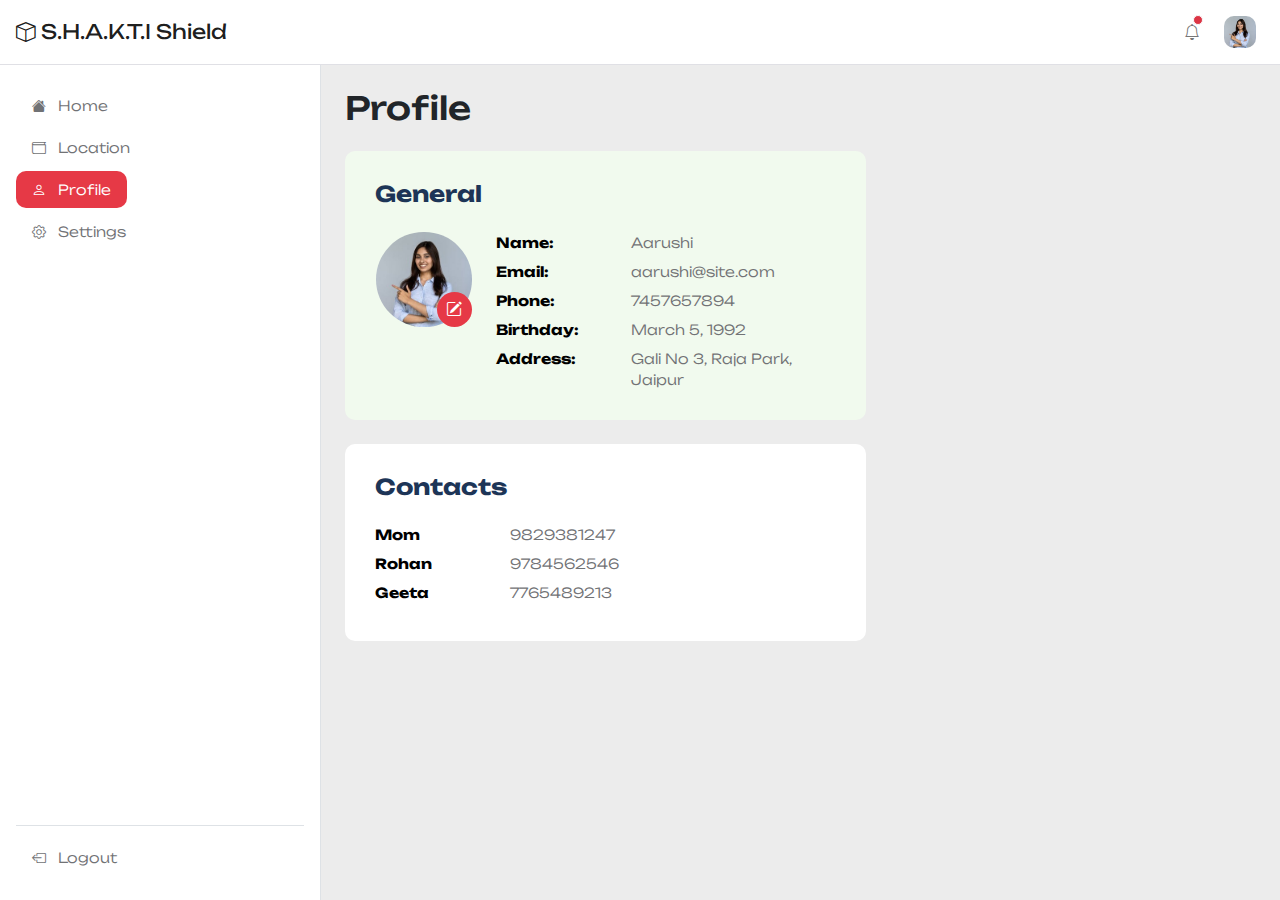
<file: profile.html>
<!doctype html>
<html lang="en">
    <head>
        <meta charset="utf-8">
        <meta name="viewport" content="width=device-width, initial-scale=1">

        <meta name="description" content="">
        <meta name="author" content="">

        <title>Mini Finance - Profile Page</title>

        <!-- CSS FILES -->      
        <link rel="preconnect" href="https://fonts.googleapis.com">
        
        <link rel="preconnect" href="https://fonts.gstatic.com" crossorigin>

        <link href="https://fonts.googleapis.com/css2?family=Unbounded:wght@300;400;700&display=swap" rel="stylesheet">

        <link href="css/bootstrap.min.css" rel="stylesheet">

        <link href="css/bootstrap-icons.css" rel="stylesheet">

        <link href="css/tooplate-mini-finance.css" rel="stylesheet">
<!--

Tooplate 2135 Mini Finance

https://www.tooplate.com/view/2135-mini-finance

Bootstrap 5 Dashboard Admin Template

-->
    </head>
    
    <body>
        <header class="navbar sticky-top flex-md-nowrap">
            <div class="col-md-3 col-lg-3 me-0 px-3 fs-6">
                <a class="navbar-brand" href="index.html">
                    <i class="bi-box"></i>
                    S.H.A.K.T.I Shield 
                </a>
            </div>

            <button class="navbar-toggler position-absolute d-md-none collapsed" type="button" data-bs-toggle="collapse" data-bs-target="#sidebarMenu" aria-controls="sidebarMenu" aria-expanded="false" aria-label="Toggle navigation">
                <span class="navbar-toggler-icon"></span>
            </button>
            
           
            <div class="navbar-nav me-lg-2">
                <div class="nav-item text-nowrap d-flex align-items-center">
                    <div class="dropdown ps-3">
                        <a class="nav-link dropdown-toggle text-center" href="#" role="button" data-bs-toggle="dropdown" aria-expanded="false">
                            <i class="bi-bell"></i>
                            <span class="position-absolute start-100 translate-middle p-1 bg-danger border border-light rounded-circle">
                                <span class="visually-hidden">New alerts</span>
                            </span>
                        </a>

                        <ul class="dropdown-menu notifications-block-wrap bg-white shadow">
                            <small>Notifications</small>

                            <li class="notifications-block">
                                <a class="dropdown-item d-flex align-items-center" href="#">
                                    <div class="notifications-icon-wrap bg-danger">
                                        <i class="notifications-icon bi-question-circle"></i>
                                    </div>

                                    <div>
                                        <span>Account verification failed.</span>

                                        <p>1 hour ago</p>
                                    </div>
                                </a>
                            </li>
                        </ul>
                    </div>

                    <!-- <div class="dropdown ps-1">
                        <a class="nav-link dropdown-toggle text-center" href="#" role="button" data-bs-toggle="dropdown" aria-expanded="false">
                            <i class="bi-three-dots-vertical"></i>
                        </a>

                        <div class="dropdown-menu dropdown-menu-social bg-white shadow">
                            <div class="container">
                                <div class="row">
                                    <div class="col-lg-4 col-md-4 col-4">
                                        <a class="dropdown-item text-center" href="#">
                                            <img src="images/social/search.png" class="profile-image img-fluid" alt="">
                                            <span class="d-block">Google</span>
                                        </a>
                                    </div>

                                    <div class="col-lg-4 col-md-4 col-4">
                                        <a class="dropdown-item text-center" href="#">
                                            <img src="images/social/spotify.png" class="profile-image img-fluid" alt="">
                                            <span class="d-block">Spotify</span>
                                        </a>
                                    </div>

                                    <div class="col-lg-4 col-md-4 col-4">
                                        <a class="dropdown-item text-center" href="#">
                                            <img src="images/social/telegram.png" class="profile-image img-fluid" alt="">
                                            <span class="d-block">Telegram</span>
                                        </a>
                                    </div>

                                    <div class="col-lg-4 col-md-4 col-4">
                                        <a class="dropdown-item text-center" href="#">
                                            <img src="images/social/snapchat.png" class="profile-image img-fluid" alt="">
                                            <span class="d-block">Snapchat</span>
                                        </a>
                                    </div>

                                    <div class="col-lg-4 col-md-4 col-4">
                                        <a class="dropdown-item text-center" href="#">
                                            <img src="images/social/tiktok.png" class="profile-image img-fluid" alt="">
                                            <span class="d-block">Tiktok</span>
                                        </a>
                                    </div>

                                    <div class="col-lg-4 col-md-4 col-4">
                                        <a class="dropdown-item text-center" href="#">
                                            <img src="images/social/youtube.png" class="profile-image img-fluid" alt="">
                                            <span class="d-block">Youtube</span>
                                        </a>
                                    </div>
                                </div>
                            </div>
                        </div>
                    </div> -->

                    <div class="dropdown px-3">
                        <a class="nav-link dropdown-toggle" href="#" role="button" data-bs-toggle="dropdown" aria-expanded="false">
                            <img src="girl.jpg" class="profile-image img-fluid" alt="">
                        </a>
                        <ul class="dropdown-menu bg-white shadow">
                            <li>
                                <div class="dropdown-menu-profile-thumb d-flex">
                                    <img src="girl.jpg" class="profile-image img-fluid me-3" alt="">

                                    <div class="d-flex flex-column">
                                        <small>Aarushi</small>
                                        <a href="#">aarushi@site.com</a>
                                    </div>
                                </div>
                            </li>

                            <li>
                                <a class="dropdown-item" href="profile.html">
                                    <i class="bi-person me-2"></i>
                                    Profile
                                </a>
                            </li>

                            <li>
                                <a class="dropdown-item" href="setting.html">
                                    <i class="bi-gear me-2"></i>
                                    Settings
                                </a>
                            </li>

                            <!-- <li>
                                <a class="dropdown-item" href="help-center.html">
                                    <i class="bi-question-circle me-2"></i>
                                    Help
                                </a>
                            </li> -->

                            <li class="border-top mt-3 pt-2 mx-4">
                                <a class="dropdown-item ms-0 me-0" href="#">
                                    <i class="bi-box-arrow-left me-2"></i>
                                    Logout
                                </a>
                            </li>
                        </ul>
                    </div>
                </div>
            </div>
        </header>

        <div class="container-fluid">
            <div class="row">
                <nav id="sidebarMenu" class="col-md-3 col-lg-3 d-md-block sidebar collapse">
                    <div class="position-sticky py-4 px-3 sidebar-sticky">
                        <ul class="nav flex-column h-100">
                            <li class="nav-item">
                                <a class="nav-link" aria-current="page" href="index.html">
                                    <i class="bi-house-fill me-2"></i>
                                    Home
                                </a>
                            </li>

                            <li class="nav-item">
                                <a class="nav-link" href="wallet.html">
                                    <i class="bi-wallet me-2"></i>
                                    Location
                                </a>
                            </li>

                            <li class="nav-item">
                                <a class="nav-link active" href="profile.html">
                                    <i class="bi-person me-2"></i>
                                    Profile
                                </a>
                            </li>

                            <li class="nav-item">
                                <a class="nav-link" href="setting.html">
                                    <i class="bi-gear me-2"></i>
                                    Settings
                                </a>
                            </li>
                            <!-- <li class="nav-item">
                                <a class="nav-link" href="help-center.html">
                                    <i class="bi-question-circle me-2"></i>
                                    Help Center
                                </a>
                            </li> -->

                            <!-- <li class="nav-item featured-box mt-lg-5 mt-4 mb-4">
                                <img src="images/credit-card.png" class="img-fluid" alt="">

                                <a class="btn custom-btn" href="#">Upgrade</a>
                            </li> -->

                            <li class="nav-item border-top mt-auto pt-2">
                                <a class="nav-link" href="#">
                                    <i class="bi-box-arrow-left me-2"></i>
                                    Logout
                                </a>
                            </li>
                        </ul>
                    </div>
                </nav>

                <main class="main-wrapper col-md-9 ms-sm-auto py-4 col-lg-9 px-md-4 border-start">
                    <div class="title-group mb-3">
                        <h1 class="h2 mb-0">Profile</h1>
                    </div>

                    <div class="row my-4">
                        <div class="col-lg-7 col-12">
                            <div class="custom-block custom-block-profile">
                                <div class="row">
                                    <div class="col-lg-12 col-12 mb-3">
                                        <h6>General</h6>
                                    </div>

                                    <div class="col-lg-3 col-12 mb-4 mb-lg-0">
                                        <div class="custom-block-profile-image-wrap">
                                            <img src="girl.jpg" class="custom-block-profile-image img-fluid" alt="">

                                            <a href="setting.html" class="bi-pencil-square custom-block-edit-icon"></a>
                                        </div>
                                    </div>

                                    <div class="col-lg-9 col-12">
                                        <p class="d-flex flex-wrap mb-2">
                                            <strong>Name:</strong>

                                            <span>Aarushi</span>
                                        </p>

                                        <p class="d-flex flex-wrap mb-2">
                                            <strong>Email:</strong>
                                            
                                            <a href="#">
                                                aarushi@site.com
                                            </a>
                                        </p>

                                        <p class="d-flex flex-wrap mb-2">
                                            <strong>Phone:</strong>

                                            <a href="#">
                                                7457657894
                                            </a>
                                        </p>

                                        <p class="d-flex flex-wrap mb-2">
                                            <strong>Birthday:</strong>

                                            <span>March 5, 1992</span>
                                        </p>

                                        <p class="d-flex flex-wrap">
                                            <strong>Address:</strong>

                                            <span>Gali No 3, Raja Park, Jaipur</span>
                                        </p>
                                    </div>
                                </div>
                            </div>

                            <div class="custom-block custom-block-profile bg-white">
                                <h6 class="mb-4">Contacts</h6>

                                <p class="d-flex flex-wrap mb-2">
                                    <strong>Mom</strong>

                                    <span>9829381247</span>
                                </p>

                                <p class="d-flex flex-wrap mb-2">
                                    <strong>Rohan</strong>

                                    <span>9784562546</span>
                                </p>

                                <p class="d-flex flex-wrap mb-2">
                                    <strong>Geeta</strong>

                                    <span>7765489213</span>
                                </p>

                            </div>
                        </div>

                        <!-- <div class="col-lg-5 col-12">
                            <div class="custom-block custom-block-contact">
                                <h6 class="mb-4">Still can’t find what you looking for?</h6>

                                <p>
                                    <strong>Call us:</strong>
                                    <a href="tel: 305-240-9671" class="ms-2">
                                        (60) 
                                        305-240-9671
                                    </a>
                                </p>

                                <a href="#" class="btn custom-btn custom-btn-bg-white mt-3">
                                    Chat with us
                                </a>
                            </div>
                        </div>
                    </div> -->

                    <!-- <footer class="site-footer">
                        <div class="container">
                            <div class="row">
                                
                                <div class="col-lg-12 col-12">
                                    <p class="copyright-text">Copyright © Mini Finance 2048 
                                    - Design: <a rel="sponsored" href="https://www.tooplate.com" target="_blank">Tooplate</a></p>
                                </div>

                            </div>
                        </div>
                    </footer> -->
                </main>

            </div>
        </div>

        <!-- JAVASCRIPT FILES -->
        <script src="js/jquery.min.js"></script>
        <script src="js/bootstrap.bundle.min.js"></script>
        <script src="js/custom.js"></script>

    </body>
</html>
</file>
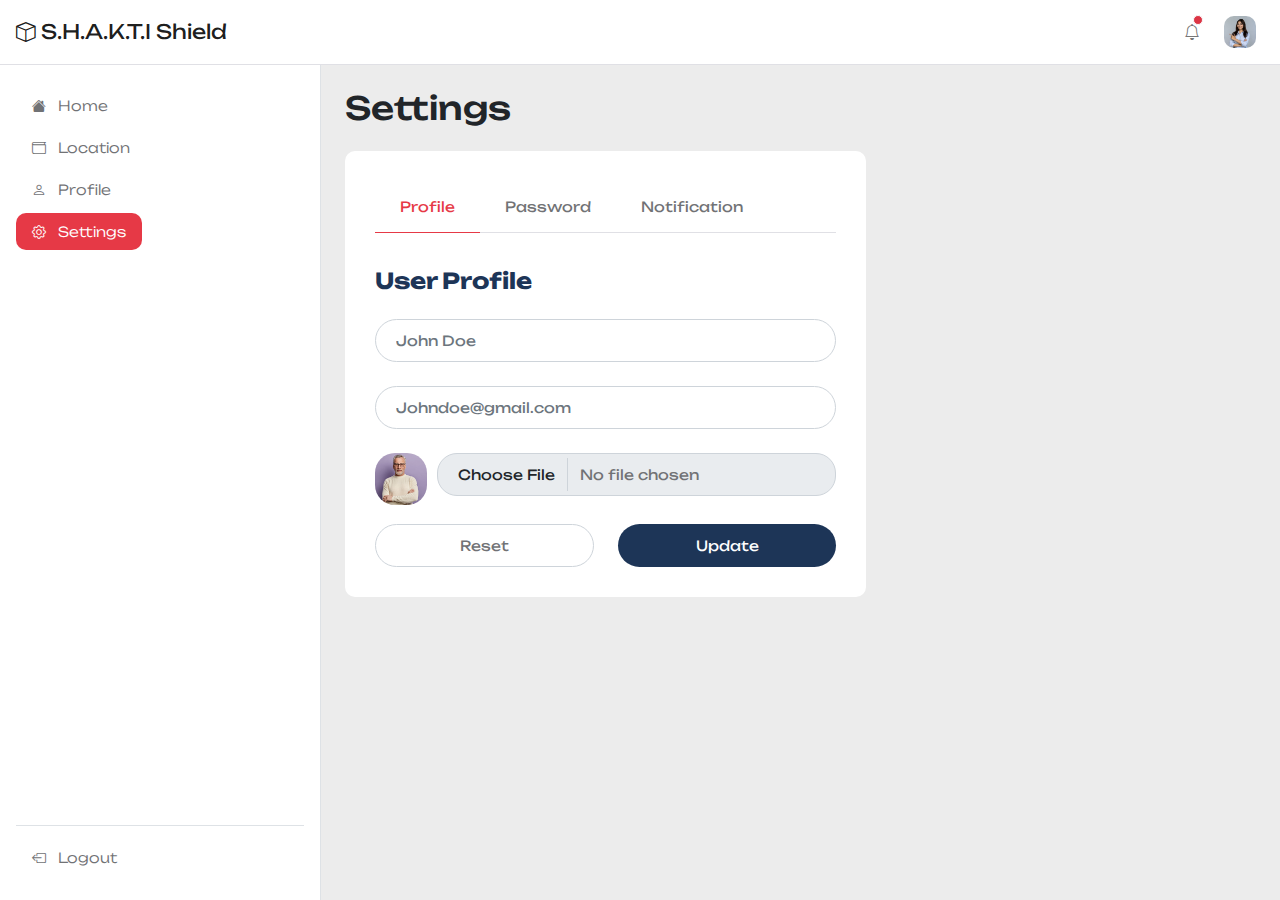
<file: setting.html>
<!doctype html>
<html lang="en">
    <head>
        <meta charset="utf-8">
        <meta name="viewport" content="width=device-width, initial-scale=1">

        <meta name="description" content="">
        <meta name="author" content="">

        <title>Mini Finance - Settings</title>

        <!-- CSS FILES -->      
        <link rel="preconnect" href="https://fonts.googleapis.com">
        
        <link rel="preconnect" href="https://fonts.gstatic.com" crossorigin>

        <link href="https://fonts.googleapis.com/css2?family=Unbounded:wght@300;400;700&display=swap" rel="stylesheet">

        <link href="css/bootstrap.min.css" rel="stylesheet">

        <link href="css/bootstrap-icons.css" rel="stylesheet">

        <link href="css/tooplate-mini-finance.css" rel="stylesheet">
<!--

Tooplate 2135 Mini Finance

https://www.tooplate.com/view/2135-mini-finance

Bootstrap 5 Dashboard Admin Template

-->
    </head>
    
    <body>
        <header class="navbar sticky-top flex-md-nowrap">
            <div class="col-md-3 col-lg-3 me-0 px-3 fs-6">
                <a class="navbar-brand" href="index.html">
                    <i class="bi-box"></i>
                    S.H.A.K.T.I Shield 
                </a>
            </div>

            <button class="navbar-toggler position-absolute d-md-none collapsed" type="button" data-bs-toggle="collapse" data-bs-target="#sidebarMenu" aria-controls="sidebarMenu" aria-expanded="false" aria-label="Toggle navigation">
                <span class="navbar-toggler-icon"></span>
            </button>

         

            <div class="navbar-nav me-lg-2">
                <div class="nav-item text-nowrap d-flex align-items-center">
                    <div class="dropdown ps-3">
                        <a class="nav-link dropdown-toggle text-center" href="#" role="button" data-bs-toggle="dropdown" aria-expanded="false">
                            <i class="bi-bell"></i>
                            <span class="position-absolute start-100 translate-middle p-1 bg-danger border border-light rounded-circle">
                                <span class="visually-hidden">New alerts</span>
                            </span>
                        </a>

                        <ul class="dropdown-menu notifications-block-wrap bg-white shadow">
                            <small>Notifications</small>

                           

                            <li class="notifications-block">
                                <a class="dropdown-item d-flex align-items-center" href="#">
                                    <div class="notifications-icon-wrap bg-danger">
                                        <i class="notifications-icon bi-question-circle"></i>
                                    </div>

                                    <div>
                                        <span>Account verification failed.</span>

                                        <p>1 hour ago</p>
                                    </div>
                                </a>
                            </li>
                        </ul>
                    </div>

                    <!-- <div class="dropdown ps-1">
                        <a class="nav-link dropdown-toggle text-center" href="#" role="button" data-bs-toggle="dropdown" aria-expanded="false">
                            <i class="bi-three-dots-vertical"></i>
                        </a>

                        <div class="dropdown-menu dropdown-menu-social bg-white shadow">
                            <div class="container">
                                <div class="row">
                                    <div class="col-lg-4 col-md-4 col-4">
                                        <a class="dropdown-item text-center" href="#">
                                            <img src="images/social/search.png" class="profile-image img-fluid" alt="">
                                            <span class="d-block">Google</span>
                                        </a>
                                    </div>

                                    <div class="col-lg-4 col-md-4 col-4">
                                        <a class="dropdown-item text-center" href="#">
                                            <img src="images/social/spotify.png" class="profile-image img-fluid" alt="">
                                            <span class="d-block">Spotify</span>
                                        </a>
                                    </div>

                                    <div class="col-lg-4 col-md-4 col-4">
                                        <a class="dropdown-item text-center" href="#">
                                            <img src="images/social/telegram.png" class="profile-image img-fluid" alt="">
                                            <span class="d-block">Telegram</span>
                                        </a>
                                    </div>

                                    <div class="col-lg-4 col-md-4 col-4">
                                        <a class="dropdown-item text-center" href="#">
                                            <img src="images/social/snapchat.png" class="profile-image img-fluid" alt="">
                                            <span class="d-block">Snapchat</span>
                                        </a>
                                    </div>

                                    <div class="col-lg-4 col-md-4 col-4">
                                        <a class="dropdown-item text-center" href="#">
                                            <img src="images/social/tiktok.png" class="profile-image img-fluid" alt="">
                                            <span class="d-block">Tiktok</span>
                                        </a>
                                    </div>

                                    <div class="col-lg-4 col-md-4 col-4">
                                        <a class="dropdown-item text-center" href="#">
                                            <img src="images/social/youtube.png" class="profile-image img-fluid" alt="">
                                            <span class="d-block">Youtube</span>
                                        </a>
                                    </div>
                                </div>
                            </div>
                        </div>
                    </div> -->

                    <div class="dropdown px-3">
                        <a class="nav-link dropdown-toggle" href="#" role="button" data-bs-toggle="dropdown" aria-expanded="false">
                            <img src="girl.jpg" class="profile-image img-fluid" alt="">
                        </a>
                        <ul class="dropdown-menu bg-white shadow">
                            <li>
                                <div class="dropdown-menu-profile-thumb d-flex">
                                    <img src="girl.jpg" class="profile-image img-fluid me-3" alt="">

                                    <div class="d-flex flex-column">
                                        <small>Aarushi</small>
                                        <a href="#">aarushi@site.com</a>
                                    </div>
                                </div>
                            </li>

                            <li>
                                <a class="dropdown-item" href="profile.html">
                                    <i class="bi-person me-2"></i>
                                    Profile
                                </a>
                            </li>

                            <li>
                                <a class="dropdown-item" href="setting.html">
                                    <i class="bi-gear me-2"></i>
                                    Settings
                                </a>
                            </li>

                            <li>
                                <a class="dropdown-item" href="help-center.html">
                                    <i class="bi-question-circle me-2"></i>
                                    Help
                                </a>
                            </li>

                            <li class="border-top mt-3 pt-2 mx-4">
                                <a class="dropdown-item ms-0 me-0" href="#">
                                    <i class="bi-box-arrow-left me-2"></i>
                                    Logout
                                </a>
                            </li>
                        </ul>
                    </div>
                </div>
            </div>
        </header>

        <div class="container-fluid">
            <div class="row">
                <nav id="sidebarMenu" class="col-md-3 col-lg-3 d-md-block sidebar collapse">
                    <div class="position-sticky py-4 px-3 sidebar-sticky">
                        <ul class="nav flex-column h-100">
                            <li class="nav-item">
                                <a class="nav-link" aria-current="page" href="index.html">
                                    <i class="bi-house-fill me-2"></i>
                                    Home 
                                </a>
                            </li>

                            <li class="nav-item">
                                <a class="nav-link" href="wallet.html">
                                    <i class="bi-wallet me-2"></i>
                                    Location
                                </a>
                            </li>

                            <li class="nav-item">
                                <a class="nav-link" href="profile.html">
                                    <i class="bi-person me-2"></i>
                                    Profile
                                </a>
                            </li>

                            <li class="nav-item">
                                <a class="nav-link active" href="setting.html">
                                    <i class="bi-gear me-2"></i>
                                    Settings
                                </a>
                            </li>

                            <!-- <li class="nav-item">
                                <a class="nav-link" href="help-center.html">
                                    <i class="bi-question-circle me-2"></i>
                                    Help Center
                                </a>
                            </li> -->

                            <!-- <li class="nav-item featured-box mt-lg-5 mt-4 mb-4">
                                <img src="images/credit-card.png" class="img-fluid" alt="">

                                <a class="btn custom-btn" href="#">Upgrade</a>
                            </li> -->

                            <li class="nav-item border-top mt-auto pt-2">
                                <a class="nav-link" href="#">
                                    <i class="bi-box-arrow-left me-2"></i>
                                    Logout
                                </a>
                            </li>
                        </ul>
                    </div>
                </nav>

                <main class="main-wrapper col-md-9 ms-sm-auto py-4 col-lg-9 px-md-4 border-start">
                    <div class="title-group mb-3">
                        <h1 class="h2 mb-0">Settings</h1>
                    </div>

                    <div class="row my-4">
                        <div class="col-lg-7 col-12">
                            <div class="custom-block bg-white">
                                <ul class="nav nav-tabs" id="myTab" role="tablist">
                                    <li class="nav-item" role="presentation">
                                        <button class="nav-link active" id="profile-tab" data-bs-toggle="tab" data-bs-target="#profile-tab-pane" type="button" role="tab" aria-controls="profile-tab-pane" aria-selected="true">Profile</button>
                                    </li>

                                    <li class="nav-item" role="presentation">
                                        <button class="nav-link" id="password-tab" data-bs-toggle="tab" data-bs-target="#password-tab-pane" type="button" role="tab" aria-controls="password-tab-pane" aria-selected="false">Password</button>
                                    </li>

                                    <li class="nav-item" role="presentation">
                                        <button class="nav-link" id="notification-tab" data-bs-toggle="tab" data-bs-target="#notification-tab-pane" type="button" role="tab" aria-controls="notification-tab-pane" aria-selected="false">Notification</button>
                                    </li>
                                </ul>

                                <div class="tab-content" id="myTabContent">
                                    <div class="tab-pane fade show active" id="profile-tab-pane" role="tabpanel" aria-labelledby="profile-tab" tabindex="0">
                                        <h6 class="mb-4">User Profile</h6>

                                        <form class="custom-form profile-form" action="#" method="post" role="form">
                                            <input class="form-control" type="text" name="profile-name" id="profile-name" placeholder="John Doe">

                                            <input class="form-control" type="email" name="profile-email" id="profile-email" placeholder="Johndoe@gmail.com">

                                            <div class="input-group mb-1">
                                                <img src="images/profile/senior-man-white-sweater-eyeglasses.jpg" class="profile-image img-fluid" alt="">

                                                <input type="file" class="form-control" id="inputGroupFile02">
                                            </div>

                                            <div class="d-flex">
                                                <button type="button" class="form-control me-3">
                                                    Reset
                                                </button>

                                                <button type="submit" class="form-control ms-2">
                                                    Update
                                                </button>
                                            </div>
                                        </form>
                                    </div>

                                    <div class="tab-pane fade" id="password-tab-pane" role="tabpanel" aria-labelledby="password-tab" tabindex="0">
                                        <h6 class="mb-4">Password</h6>

                                        <form class="custom-form password-form" action="#" method="post" role="form">
                                            <input type="password" name="password" id="password" pattern="[0-9a-zA-Z]{4,10}" class="form-control" placeholder="Current Password" required="">

                                            <input type="password" name="confirm_password" id="confirm_password" pattern="[0-9a-zA-Z]{4,10}" class="form-control" placeholder="New Password" required="">

                                            <input type="password" name="confirm_password" id="confirm_password" pattern="[0-9a-zA-Z]{4,10}" class="form-control" placeholder="Confirm Password" required="">

                                            <div class="d-flex">
                                                <button type="button" class="form-control me-3">
                                                    Reset
                                                </button>

                                                <button type="submit" class="form-control ms-2">
                                                    Update Password
                                                </button>
                                            </div>
                                        </form>
                                    </div>

                                    <div class="tab-pane fade" id="notification-tab-pane" role="tabpanel" aria-labelledby="notification-tab" tabindex="0">
                                        <h6 class="mb-4">Notification</h6>

                                        <form class="custom-form notification-form" action="#" method="post" role="form">

                                            <div class="form-check form-switch d-flex mb-3 ps-0">
                                                <label class="form-check-label" for="flexSwitchCheckCheckedOne">Account activity</label>

                                                <input class="form-check-input ms-auto" type="checkbox" name="form-check-input" role="switch" id="flexSwitchCheckCheckedOne" checked>
                                            </div>

                                            <div class="form-check form-switch d-flex mb-3 ps-0">
                                                <label class="form-check-label" for="flexSwitchCheckCheckedTwo">Location update</label>

                                                <input class="form-check-input ms-auto" type="checkbox" name="form-check-input" role="switch" id="flexSwitchCheckCheckedTwo" checked>
                                            </div>

                                            <div class="d-flex mt-4">
                                                <button type="button" class="form-control me-3">
                                                    Reset
                                                </button>

                                                <button type="submit" class="form-control ms-2">
                                                    Update Password
                                                </button>
                                            </div>
                                        </form>
                                    </div>
                                </div>
                            </div>
                        </div>

                        <!-- <div class="col-lg-5 col-12">
                            <div class="custom-block custom-block-contact">
                                <h6 class="mb-4">Still can’t find what you looking for?</h6>

                                <p>
                                    <strong>Call us:</strong>
                                    <a href="tel: 305-240-9671" class="ms-2">
                                        (60) 
                                        305-240-9671
                                    </a>
                                </p>

                                <a href="#" class="btn custom-btn custom-btn-bg-white mt-3">
                                    Chat with us
                                </a>
                            </div>
                        </div>
                    </div>

                    <footer class="site-footer">
                        <div class="container">
                            <div class="row">
                                
                                <div class="col-lg-12 col-12">
                                    <p class="copyright-text">Copyright © Mini Finance 2048 
                                    - Design: <a rel="sponsored" href="https://www.tooplate.com" target="_blank">Tooplate</a></p>
                                </div>

                            </div>
                        </div>
                    </footer> -->
                </main>

            </div>
        </div>

        <!-- JAVASCRIPT FILES -->
        <script src="js/jquery.min.js"></script>
        <script src="js/bootstrap.bundle.min.js"></script>
        <script src="js/custom.js"></script>

    </body>
</html>
</file>
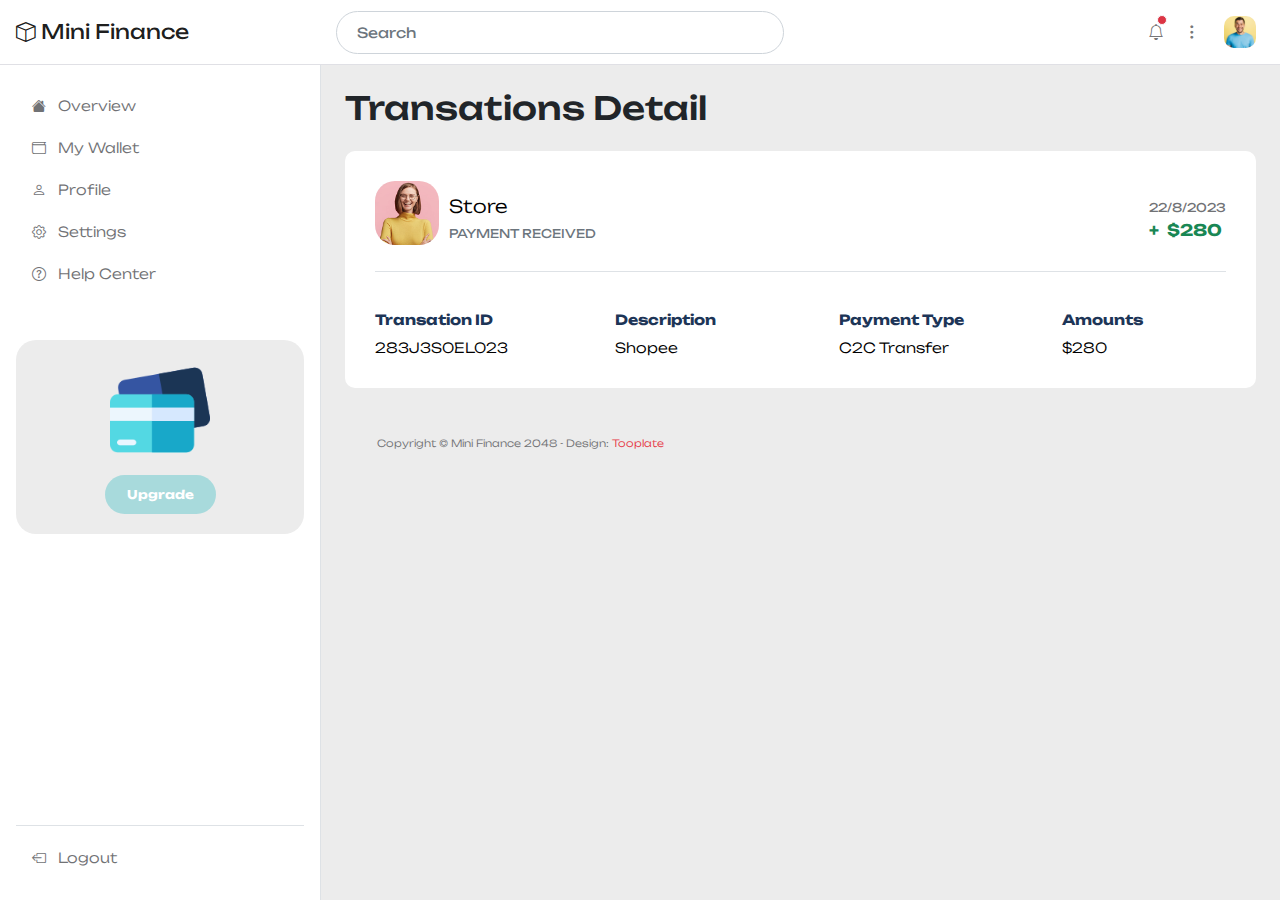
<file: transation-detail.html>
<!doctype html>
<html lang="en">
    <head>
        <meta charset="utf-8">
        <meta name="viewport" content="width=device-width, initial-scale=1">

        <meta name="description" content="">
        <meta name="author" content="">

        <title>Mini Finance - Transaction Detail</title>

        <!-- CSS FILES -->      
        <link rel="preconnect" href="https://fonts.googleapis.com">
        
        <link rel="preconnect" href="https://fonts.gstatic.com" crossorigin>

        <link href="https://fonts.googleapis.com/css2?family=Unbounded:wght@300;400;700&display=swap" rel="stylesheet">

        <link href="css/bootstrap.min.css" rel="stylesheet">

        <link href="css/bootstrap-icons.css" rel="stylesheet">

        <link href="css/apexcharts.css" rel="stylesheet">

        <link href="css/tooplate-mini-finance.css" rel="stylesheet">
<!--

Tooplate 2135 Mini Finance

https://www.tooplate.com/view/2135-mini-finance

Bootstrap 5 Dashboard Admin Template

-->
    </head>
    
    <body>
        <header class="navbar sticky-top flex-md-nowrap">
            <div class="col-md-3 col-lg-3 me-0 px-3 fs-6">
                <a class="navbar-brand" href="index.html">
                    <i class="bi-box"></i>
                    Mini Finance
                </a>
            </div>

            <button class="navbar-toggler position-absolute d-md-none collapsed" type="button" data-bs-toggle="collapse" data-bs-target="#sidebarMenu" aria-controls="sidebarMenu" aria-expanded="false" aria-label="Toggle navigation">
                <span class="navbar-toggler-icon"></span>
            </button>

            <form class="custom-form header-form ms-lg-3 ms-md-3 me-lg-auto me-md-auto order-2 order-lg-0 order-md-0" action="#" method="get" role="form">
                <input class="form-control" name="search" type="text" placeholder="Search" aria-label="Search">
            </form>

            <div class="navbar-nav me-lg-2">
                <div class="nav-item text-nowrap d-flex align-items-center">
                    <div class="dropdown ps-3">
                        <a class="nav-link dropdown-toggle text-center" href="#" role="button" data-bs-toggle="dropdown" aria-expanded="false">
                            <i class="bi-bell"></i>
                            <span class="position-absolute start-100 translate-middle p-1 bg-danger border border-light rounded-circle">
                                <span class="visually-hidden">New alerts</span>
                            </span>
                        </a>

                        <ul class="dropdown-menu notifications-block-wrap bg-white shadow">
                            <small>Notifications</small>

                            <li class="notifications-block border-bottom pb-2 mb-2">
                                <a class="dropdown-item d-flex align-items-center" href="#">
                                    <div class="notifications-icon-wrap bg-success">
                                        <i class="notifications-icon bi-check-circle-fill"></i>
                                    </div>

                                    <div>
                                        <span>Your account has been created successfuly.</span>

                                        <p>2 days ago</p>
                                    </div>
                                </a>
                            </li>

                            <li class="notifications-block border-bottom pb-2 mb-2">
                                <a class="dropdown-item d-flex align-items-center" href="#">
                                    <div class="notifications-icon-wrap bg-info">
                                        <i class="notifications-icon bi-folder"></i>
                                    </div>

                                    <div>
                                        <span>Please check. We have sent Daily report.</span>

                                        <p>10 days ago</p>
                                    </div>
                                </a>
                            </li>

                            <li class="notifications-block">
                                <a class="dropdown-item d-flex align-items-center" href="#">
                                    <div class="notifications-icon-wrap bg-danger">
                                        <i class="notifications-icon bi-question-circle"></i>
                                    </div>

                                    <div>
                                        <span>Account verification failed.</span>

                                        <p>1 hour ago</p>
                                    </div>
                                </a>
                            </li>
                        </ul>
                    </div>

                    <div class="dropdown ps-1">
                        <a class="nav-link dropdown-toggle text-center" href="#" role="button" data-bs-toggle="dropdown" aria-expanded="false">
                            <i class="bi-three-dots-vertical"></i>
                        </a>

                        <div class="dropdown-menu dropdown-menu-social bg-white shadow">
                            <div class="container">
                                <div class="row">
                                    <div class="col-lg-4 col-md-4 col-4">
                                        <a class="dropdown-item text-center" href="#">
                                            <img src="images/social/search.png" class="profile-image img-fluid" alt="">
                                            <span class="d-block">Google</span>
                                        </a>
                                    </div>

                                    <div class="col-lg-4 col-md-4 col-4">
                                        <a class="dropdown-item text-center" href="#">
                                            <img src="images/social/spotify.png" class="profile-image img-fluid" alt="">
                                            <span class="d-block">Spotify</span>
                                        </a>
                                    </div>

                                    <div class="col-lg-4 col-md-4 col-4">
                                        <a class="dropdown-item text-center" href="#">
                                            <img src="images/social/telegram.png" class="profile-image img-fluid" alt="">
                                            <span class="d-block">Telegram</span>
                                        </a>
                                    </div>

                                    <div class="col-lg-4 col-md-4 col-4">
                                        <a class="dropdown-item text-center" href="#">
                                            <img src="images/social/snapchat.png" class="profile-image img-fluid" alt="">
                                            <span class="d-block">Snapchat</span>
                                        </a>
                                    </div>

                                    <div class="col-lg-4 col-md-4 col-4">
                                        <a class="dropdown-item text-center" href="#">
                                            <img src="images/social/tiktok.png" class="profile-image img-fluid" alt="">
                                            <span class="d-block">Tiktok</span>
                                        </a>
                                    </div>

                                    <div class="col-lg-4 col-md-4 col-4">
                                        <a class="dropdown-item text-center" href="#">
                                            <img src="images/social/youtube.png" class="profile-image img-fluid" alt="">
                                            <span class="d-block">Youtube</span>
                                        </a>
                                    </div>
                                </div>
                            </div>
                        </div>
                    </div>

                    <div class="dropdown px-3">
                        <a class="nav-link dropdown-toggle" href="#" role="button" data-bs-toggle="dropdown" aria-expanded="false">
                            <img src="images/medium-shot-happy-man-smiling.jpg" class="profile-image img-fluid" alt="">
                        </a>
                        <ul class="dropdown-menu bg-white shadow">
                            <li>
                                <div class="dropdown-menu-profile-thumb d-flex">
                                    <img src="images/medium-shot-happy-man-smiling.jpg" class="profile-image img-fluid me-3" alt="">

                                    <div class="d-flex flex-column">
                                        <small>Thomas</small>
                                        <a href="#">thomas@site.com</a>
                                    </div>
                                </div>
                            </li>

                            <li>
                                <a class="dropdown-item" href="profile.html">
                                    <i class="bi-person me-2"></i>
                                    Profile
                                </a>
                            </li>

                            <li>
                                <a class="dropdown-item" href="setting.html">
                                    <i class="bi-gear me-2"></i>
                                    Settings
                                </a>
                            </li>

                            <li>
                                <a class="dropdown-item" href="help-center.html">
                                    <i class="bi-question-circle me-2"></i>
                                    Help
                                </a>
                            </li>

                            <li class="border-top mt-3 pt-2 mx-4">
                                <a class="dropdown-item ms-0 me-0" href="#">
                                    <i class="bi-box-arrow-left me-2"></i>
                                    Logout
                                </a>
                            </li>
                        </ul>
                    </div>
                </div>
            </div>
        </header>

        <div class="container-fluid">
            <div class="row">
                <nav id="sidebarMenu" class="col-md-3 col-lg-3 d-md-block sidebar collapse">
                    <div class="position-sticky py-4 px-3 sidebar-sticky">
                        <ul class="nav flex-column h-100">
                            <li class="nav-item">
                                <a class="nav-link" aria-current="page" href="index.html">
                                    <i class="bi-house-fill me-2"></i>
                                    Overview
                                </a>
                            </li>

                            <li class="nav-item">
                                <a class="nav-link" href="wallet.html">
                                    <i class="bi-wallet me-2"></i>
                                    My Wallet
                                </a>
                            </li>

                            <li class="nav-item">
                                <a class="nav-link" href="profile.html">
                                    <i class="bi-person me-2"></i>
                                    Profile
                                </a>
                            </li>

                            <li class="nav-item">
                                <a class="nav-link" href="setting.html">
                                    <i class="bi-gear me-2"></i>
                                    Settings
                                </a>
                            </li>

                            <li class="nav-item">
                                <a class="nav-link" href="help-center.html">
                                    <i class="bi-question-circle me-2"></i>
                                    Help Center
                                </a>
                            </li>

                            <li class="nav-item featured-box mt-lg-5 mt-4 mb-4">
                                <img src="images/credit-card.png" class="img-fluid" alt="">

                                <a class="btn custom-btn" href="#">Upgrade</a>
                            </li>

                            <li class="nav-item border-top mt-auto pt-2">
                                <a class="nav-link" href="#">
                                    <i class="bi-box-arrow-left me-2"></i>
                                    Logout
                                </a>
                            </li>
                        </ul>
                    </div>
                </nav>

                <main class="main-wrapper col-md-9 ms-sm-auto py-4 col-lg-9 px-md-4 border-start">
                    <div class="title-group mb-3">
                        <h1 class="h2 mb-0">Transations Detail</h1>
                    </div>

                    <div class="row my-4">
                        <div class="col-lg-12 col-12">
                            <div class="custom-block custom-block-transation-detail bg-white">
                                <div class="d-flex flex-wrap align-items-center border-bottom pb-3 mb-3">
                                    <div class="d-flex align-items-center">
                                        <img src="images/profile/young-woman-with-round-glasses-yellow-sweater.jpg" class="profile-image img-fluid" alt="">

                                        <div>
                                            <p>Store</p>

                                            <small class="text-muted">Payment Received</small>
                                        </div>
                                    </div>

                                    <div class="ms-auto">
                                        <small>22/8/2023</small>
                                        <strong class="d-block text-success"><span class="me-1">+</span> $280</strong>
                                    </div>
                                </div>

                                <div class="d-flex flex-wrap align-items-center">
                                    <div class="custom-block-transation-detail-item mt-4">
                                        <h6>Transation ID</h6>

                                        <p>283J3S0EL023</p>
                                    </div>

                                    <div class="custom-block-transation-detail-item mt-4 mx-auto px-4">
                                        <h6>Description</h6>

                                        <p>Shopee</p>
                                    </div>

                                    <div class="custom-block-transation-detail-item mt-4 ms-lg-auto px-lg-3 px-md-3">
                                        <h6>Payment Type</h6>

                                        <p>C2C Transfer</p>
                                    </div>

                                    <div class="custom-block-transation-detail-item mt-4 ms-auto me-auto">
                                        <h6>Amounts</h6>

                                        <p>$280</p>
                                    </div>
                                </div>
                                
                            </div>
                        </div>
                    </div>

                    <footer class="site-footer">
                        <div class="container">
                            <div class="row">
                                
                                <div class="col-lg-12 col-12">
                                    <p class="copyright-text">Copyright © Mini Finance 2048 
                                    - Design: <a rel="sponsored" href="https://www.tooplate.com" target="_blank">Tooplate</a></p>
                                </div>

                            </div>
                        </div>
                    </footer>
                </main>

            </div>
        </div>

        <!-- JAVASCRIPT FILES -->
        <script src="js/jquery.min.js"></script>
        <script src="js/bootstrap.bundle.min.js"></script>
        <script src="js/apexcharts.min.js"></script>
        <script src="js/custom.js"></script>

    </body>
</html>
</file>
<file: css/tooplate-mini-finance.css>
/*

Tooplate 2135 Mini Finance

https://www.tooplate.com/view/2135-mini-finance

*/

/*---------------------------------------
  CUSTOM PROPERTIES ( VARIABLES )             
-----------------------------------------*/
:root {
  --white-color:                  #ffffff;
  --primary-color:                #E63946;
  --secondary-color:              #F1FAEE;
  --section-bg-color:             #ececec;
  --primary-bg-color:             #E63946;
  --custom-btn-bg-color:          #A8DADC;
  --custom-btn-bg-hover-color:    #1D3557;
  --heading-color:                #1D3557;
  --dark-color:                   #000000;
  --p-color:                      #717275;
  --border-color:                 #e0e0e5;
  --link-hover-color:             #E63946;

  --body-font-family:             'Unbounded';

  --h1-font-size:                 74px;
  --h2-font-size:                 46px;
  --h3-font-size:                 32px;
  --h4-font-size:                 28px;
  --h5-font-size:                 24px;
  --h6-font-size:                 22px;
  --p-font-size:                  18px;
  --menu-font-size:               14px;
  --btn-font-size:                12px;
  --copyright-font-size:          10px;

  --border-radius-large:          100px;
  --border-radius-medium:         20px;
  --border-radius-small:          10px;

  --font-weight-light:            300;
  --font-weight-normal:           400;
  --font-weight-bold:             700;
}

body {
  background-color: var(--white-color);
  font-family: var(--body-font-family); 
}


/*---------------------------------------
  TYPOGRAPHY               
-----------------------------------------*/

h2,
h3,
h4,
h5,
h6 {
  color: var(--heading-color);
}

h1,
h2,
h3,
h4,
h5,
h6 {
  font-weight: var(--font-weight-bold);
}

h1 {
  font-size: var(--h1-font-size);
}

h2 {
  font-size: var(--h2-font-size);
}

h3 {
  font-size: var(--h3-font-size);
}

h4 {
  font-size: var(--h4-font-size);
}

h5 {
  font-size: var(--h5-font-size);
}

h6 {
  font-size: var(--h6-font-size);
}

p {
  color: var(--p-color);
  font-size: var(--p-font-size);
  font-weight: var(--font-weight-light);
}

ul li {
  color: var(--p-color);
  font-size: var(--p-font-size);
  font-weight: var(--font-weight-light);
}

a, 
button {
  touch-action: manipulation;
  transition: all 0.3s;
}

a {
  display: inline-block;
  color: var(--primary-color);
  text-decoration: none;
}

a:hover {
  color: var(--link-hover-color);
}

b,
strong {
  font-weight: var(--font-weight-bold);
}


/*---------------------------------------
  SECTION               
-----------------------------------------*/
.main-wrapper {
  background: var(--section-bg-color);
  min-height: calc(100vh - 65px);
}

.section-padding {
  padding: 100px 50px;
}

.title-group small {
  font-weight: var(--font-weight-light);
}

.custom-block.section-bg,
.section-bg {
  background-color: var(--section-bg-color);
}

.custom-block.primary-bg {
  background: var(--primary-bg-color);
}

.featured-box {
  background-color: var(--section-bg-color);
  border-radius: var(--border-radius-medium);
  padding: 20px;
  text-align: center;
}

.featured-box img {
  display: block;
  margin: auto;
  margin-bottom: 15px;
  width: 100px;
  height: auto;
}


/*---------------------------------------
  TAB BAR              
-----------------------------------------*/
.tab-content {
  background-color: var(--white-color);
  border-radius: var(--border-radius-medium);
}

.nav-tabs {
  border-bottom: 1px solid var(--border-color);
  margin-bottom: 35px;
}

.nav-tabs .nav-link {
  border-radius: 0;
  border-top: 0;
  border-right: 0;
  border-left: 0;
  color: var(--p-color);
  font-size: var(--menu-font-size);
  font-weight: var(--font-weight-normal);
  padding: 15px 25px;
  transition: all 0.3s;
}

.nav-tabs .nav-item.show .nav-link, 
.nav-tabs .nav-link.active,
.nav-tabs .nav-link:focus, 
.nav-tabs .nav-link:hover {
  border-bottom-color: var(--primary-color);
  color: var(--primary-color);
}


/*---------------------------------------
  PROFILE IMAGE              
-----------------------------------------*/
.profile-image {
  border-radius: var(--border-radius-small);
  width: 32px;
  height: 32px;
  object-fit: cover;
}

.custom-block-profile-image-wrap {
  max-width: 95.71px;
  margin: auto;
  position: relative;
}

.custom-block-profile-front .custom-block-profile-image-wrap {
  max-width: 130px;
}

.custom-block-profile-front .custom-block-profile-image {
  width: 130px;
  height: 130px;
}

.custom-block-profile-image {
  border-radius: var(--border-radius-large);
  display: block;
  margin: auto;
  width: 95.71px;
  height: 95.71px;
  object-fit: cover;
}

.custom-block .profile-image {
  border-radius: var(--border-radius-medium);
  width: 64px;
  height: 64px;
  margin-right: 10px;
  margin-bottom: 10px;
}

.profile-rounded {
  background: var(--white-color);
  border-radius: var(--border-radius-medium);
  display: inline-block;
  vertical-align: top;
  width: 64px;
  height: 64px;
  text-align: center;
}

.profile-rounded-icon {
  font-size: var(--h2-font-size);
}

.dropdown-menu-profile-thumb {
  margin: 15px 25px;
}

.dropdown-menu-profile-thumb small,
.dropdown-menu-profile-thumb a {
  font-size: var(--btn-font-size);
}

.dropdown-menu.dropdown-menu-social {
  min-width: 340px;
}

.dropdown-menu-social .profile-image {
  margin-bottom: 5px;
}

.dropdown .dropdown-menu-social span {
  font-size: var(--btn-font-size);
}

.dropdown .dropdown-menu-social .dropdown-item {
  display: block;
  margin: auto;
  margin-bottom: 5px;
  padding-right: 0;
  padding-left: 0;
}

.dropdown .dropdown-menu-social .dropdown-item:hover {
  background: var(--section-bg-color);
  color: var(--p-color);
}


/*---------------------------------------
  NOTIFICATIONS ICON              
-----------------------------------------*/
.dropdown-menu.notifications-block-wrap {
  min-width: 465px;
}

.notifications-block-wrap small {
  background: var(--custom-btn-bg-color);
  display: block;
  padding: 15px 30px;
  margin-top: -15px;
  margin-bottom: 10px;
}

.notifications-block p {
  font-size: var(--btn-font-size);
  margin-bottom: 0;
}

.notifications-block span {
  white-space: normal;
}

.dropdown .notifications-block .dropdown-item:hover {
  background: transparent;
  color: var(--dark-color);
}

.notifications-icon-wrap {
  background: var(--section-bg-color);
  border-radius: var(--border-radius-medium);
  width: 32px;
  min-width: 32px;
  height: 32px;
  line-height: 32px;
  text-align: center;
  margin-right: 10px;
}

.notifications-icon {
  font-size: var(--p-font-size);
  color: var(--white-color);
}


/*---------------------------------------
  CUSTOM BUTTON               
-----------------------------------------*/
.custom-btn {
  background: var(--custom-btn-bg-color);
  border: 2px solid transparent;
  border-radius: var(--border-radius-large);
  color: var(--white-color);
  font-size: var(--btn-font-size);
  font-weight: var(--font-weight-bold);
  line-height: normal;
  transition: all 0.3s;
  padding: 10px 20px;
}

.custom-btn:hover {
  background: var(--custom-btn-bg-hover-color);
  color: var(--white-color);
}

.custom-border-btn {
  background: transparent;
  border: 2px solid var(--custom-btn-bg-color);
  color: var(--custom-btn-bg-color);
}

.custom-btn-bg-white {
  border-color: var(--white-color);
  color: var(--white-color);
}

.custom-btn-italic {
  font-style: italic;
}


/*---------------------------------------
  NAVIGATION              
-----------------------------------------*/
.sidebar {
  background: var(--white-color);
  position: fixed;
  top: 0;
  bottom: 0;
  left: 0;
  z-index: 100;
  padding: 58px 0 0;
}

.sidebar-sticky {
  height: calc(100vh - 58px);
  overflow-x: hidden;
  overflow-y: auto;
  position: relative;
}

.logo-image {
  width: 32px;
  height: auto;
}

.navbar {
  background: var(--white-color);
  border-bottom: 1px solid var(--border-color);
  padding-top: 8px;
  padding-bottom: 8px;
}

.navbar .nav-link {
  position: relative;
}

.navbar .header-form {
  width: 35%;
}

.navbar .header-form .form-control {
  margin-bottom: 0;
}

.navbar .dropdown-toggle::after {
  display: none;
}

.dropdown-menu {
  overflow: hidden;
  min-width: 240px;
  padding-top: 15px;
  padding-bottom: 15px;
}

.dropdown-toggle {
  width: 32px;
}

.dropdown-toggle .start-100 {
  top: 8px;
  left: 68%!important;
}

.dropdown .dropdown-item {
  border-radius: var(--border-radius-small);
  color: var(--p-color);
  font-size: var(--menu-font-size);
  font-weight: var(--font-weight-light);
  display: inline-block;
  margin-right: 15px;
  margin-left: 15px;
  padding-top: 7px;
  padding-bottom: 7px;
  width: auto;
}

.dropdown .dropdown-item:hover {
  background: var(--primary-color);
  color: var(--white-color);
}

.navbar-nav .dropdown-menu {
  border-color: transparent;
  border-radius: var(--border-radius-small);
  position: absolute;
}

.dropdown-menu[data-bs-popper] {
  right: 0;
  left: auto;
}

#sidebarMenu .nav {
  flex-wrap: inherit;
}

#sidebarMenu .nav-link {
  border-radius: var(--border-radius-small);
  color: var(--p-color);
  font-size: var(--menu-font-size);
  display: inline-block;
  position: relative;
  margin-top: 5px;
}

#sidebarMenu .nav-link.active, 
#sidebarMenu .nav-link:hover {
  background: var(--primary-color);
  color: var(--white-color);
}

.navbar-toggler {
  background: var(--primary-color);
  border-radius: var(--border-radius-small);
  position: fixed;
  top: 0;
  bottom: 0;
  right: 0;
  z-index: 222;
  border: 0;
  padding: 0;
  cursor: pointer;
  margin: 10px;
  width: 40px;
  height: 40px;
  outline: none;
}

.navbar-toggler:focus {
  outline: none;
  box-shadow: none;
}

.navbar-toggler[aria-expanded="true"] .navbar-toggler-icon {
  background: transparent;
}

.navbar-toggler[aria-expanded="true"] .navbar-toggler-icon:before,
.navbar-toggler[aria-expanded="true"] .navbar-toggler-icon:after {
  transition: top 300ms 50ms ease, -webkit-transform 300ms 350ms ease;
  transition: top 300ms 50ms ease, transform 300ms 350ms ease;
  transition: top 300ms 50ms ease, transform 300ms 350ms ease, -webkit-transform 300ms 350ms ease;
  top: 0;
}

.navbar-toggler[aria-expanded="true"] .navbar-toggler-icon:before {
  transform: rotate(45deg);
}

.navbar-toggler[aria-expanded="true"] .navbar-toggler-icon:after {
  transform: rotate(-45deg);
}

.navbar-toggler .navbar-toggler-icon {
  background: var(--white-color);
  transition: background 10ms 300ms ease;
  display: block;
  margin: auto;
  width: 23px;
  height: 2px;
  position: relative;
}

.navbar-toggler .navbar-toggler-icon:before,
.navbar-toggler .navbar-toggler-icon:after {
  transition: top 300ms 350ms ease, -webkit-transform 300ms 50ms ease;
  transition: top 300ms 350ms ease, transform 300ms 50ms ease;
  transition: top 300ms 350ms ease, transform 300ms 50ms ease, -webkit-transform 300ms 50ms ease;
  position: absolute;
  right: 0;
  left: 0;
  background: var(--white-color);
  width: 23px;
  height: 2px;
  content: '';
}

.navbar-toggler .navbar-toggler-icon::before {
  top: -8px;
}

.navbar-toggler .navbar-toggler-icon::after {
  top: 8px;
}


/*---------------------------------------
  CUSTOM BLOCK               
-----------------------------------------*/
.custom-block {
  background: var(--secondary-color);
  border-radius: var(--border-radius-small);
  position: relative;
  overflow: hidden;
  margin-bottom: 24px;
  padding: 30px;
}

.custom-block h2,
.custom-block p {
  position: relative;
  z-index: 2;
}

.custom-block-balance::before {
  content: "";
  background: var(--custom-btn-bg-color);
  background: #ff0000;
  border-radius: 100%;
  width: 200px;
  height: 200px;
  position: absolute;
  top: -65px;
  right: -25px;
  transform: rotate(-25deg);
}

.custom-block-balance::after {
  content: "";
  background: var(--primary-color);
  background: #ffa500;
  border-radius: 100%;
  width: 180px;
  height: 180px;
  position: absolute;
  top: -75px;
  right: -25px;
  transform: rotate(-25deg);
}

.custom-block-edit-icon {
  background: var(--primary-color);
  border-radius: var(--border-radius-large);
  color: var(--white-color);
  width: 35px;
  height: 35px;
  line-height: 35px;
  text-align: center;
}

.custom-block-edit-icon:hover {
  background: var(--custom-btn-bg-color);
  color: var(--white-color);
}

.custom-block-profile .custom-block-edit-icon {
  position: absolute;
  bottom: 0;
  right: 0;
}

.custom-block-profile-front .custom-block-edit-icon {
  bottom: 10px;
}

.custom-block-bottom {
  background: var(--custom-btn-bg-color);
  text-align: center;
}

.custom-block.custom-block-bottom small {
  text-transform: none;
}

.custom-block-bottom-item {
  flex: auto;
}

.custom-block-icon {
  background: var(--secondary-color);
  border-radius: var(--border-radius-medium);
  font-size: var(--h6-font-size);
  width: 55px;
  height: 55px;
  line-height: 55px;
  text-align: center;
  color: var(--dark-color);
  display: block;
  margin: auto;
  margin-bottom: 10px;
  transition: all 0.3s;
}

.custom-block-icon:hover {
  background: var(--custom-btn-bg-hover-color);
  color: var(--white-color);
}

.custom-block p {
  color: var(--dark-color);
  margin-bottom: 0;
}

.custom-block small {
  color: var(--p-color);
  font-size: var(--btn-font-size);
  text-transform: uppercase;
}

.custom-block-numbers {
  margin-bottom: 10px;
}

.custom-block-numbers span {
  color: var(--dark-color);
  display: inline-block;
  vertical-align: middle;
  font-size: var(--p-font-size);
  margin-right: 10px;
  position: relative;
  top: 3px;
}

.custom-block-image {
  border: 10px solid var(--primary-color);
  border-radius: 100%;
  position: absolute;
  top: -60px;
  right: 20px;
  left: 0;
  width: 120px;
  height: 120px;
  margin: auto;
  object-fit: cover;
}

.custom-block-exchange,
.custom-block-contact {
  background: var(--custom-btn-bg-color);
}

.custom-block-exchange .border-bottom {
  border-bottom: 1px solid #c6e5e7 !important;
}

.custom-block-exchange h6 {
  font-size: var(--menu-font-size);
  font-weight: var(--font-weight-normal);
}

.custom-block-exchange p + h6 {
  color: var(--p-color);
}

.exchange-image {
  border-radius: var(--border-radius-small);
  width: 64px;
  height: auto;
  margin-right: 15px;
}

.custom-block-transations p {
  font-size: var(--menu-font-size);
  margin-bottom: 0;
}

.custom-block-transations small {
  text-transform: none;
}

.custom-block-transations p a {
  color: var(--dark-color);
}

.custom-block-transations p a:hover {
  color: var(--primary-color);
}

.custom-block-transation-detail h6,
.custom-block-transation-detail-item p {
  font-size: var(--menu-font-size);
}

.custom-block-transation-detail-item {
  flex: auto;
}

.custom-block-faq p {
  font-size: var(--menu-font-size);
}

.custom-block-contact p a {
  color: var(--heading-color);
}

.custom-block-contact p a:hover {
  color: var(--white-color);
}

.custom-block-profile p {
  font-size: var(--menu-font-size);
}

.custom-block-profile span,
.custom-block-profile p a {
  color: var(--p-color);
  max-width: 200px;
}

.custom-block-profile p a:hover {
  color: var(--primary-color);
}

.custom-block-profile strong {
  min-width: 125px;
  margin-right: 10px;
}


/*---------------------------------------
  SEARCH, PROFILE FORM               
-----------------------------------------*/
.profile-form .input-group .form-control {
  background: #e9ecef;
}

.profile-form .profile-image {
  width: 52px;
  height: 52px;
}

.profile-form .input-group:not(.has-validation)>:not(:last-child):not(.dropdown-toggle):not(.dropdown-menu):not(.form-floating) {
  border-radius: var(--border-radius-medium);
}

.profile-form .input-group>:not(:first-child):not(.dropdown-menu):not(.valid-tooltip):not(.valid-feedback):not(.invalid-tooltip):not(.invalid-feedback) {
  margin-left: 0;
  border-radius: var(--border-radius-medium);
}


/*---------------------------------------
  ACCOUNT TABLE               
-----------------------------------------*/
.account-table {
  background: var(--section-bg-color);
  border-radius: var(--border-radius-small);
  position: relative;
  overflow: hidden;
}

.account-table>:not(caption)>*>* {
  border-bottom: 0;
  padding: 15px 10px;
}

.account-table thead {
  background: var(--custom-btn-bg-color);
}

.account-table th,
.account-table tr {
  font-size: var(--btn-font-size);
  padding: 15px 10px;
}

.account-table th {
  padding: 12px 15px;
}

.account-table tr {
  font-weight: var(--font-weight-normal);
}

.account-table tbody tr:nth-child(odd) {
  background: var(--white-color);
}

.badge {
  border-radius: var(--border-radius-large);
  font-weight: var(--font-weight-normal);
  line-height: normal;
  padding-right: 10px;
  padding-left: 10px;
  padding-bottom: 4px;
}


/*---------------------------------------
  PAGINATION              
-----------------------------------------*/
.pagination {
  margin-top: 20px;
}

.page-link {
  border-radius: var(--border-radius-medium);
  color: var(--p-color);
  font-size: var(--btn-font-size);
  margin: 0 5px;
  padding: 10px 20px;
}

.page-link:hover,
.page-item:first-child .page-link:hover,
.page-item:last-child .page-link:hover {
  background-color: var(--custom-btn-bg-color);
  color: var(--white-color);
}

.page-item:not(:first-child) .page-link {
  margin-left: 10px;
}

.page-item:first-child .page-link {
  margin-right: 10px;
}

.page-item:first-child .page-link,
.page-item:last-child .page-link {
  border-radius: var(--border-radius-medium);
  font-weight: var(--font-weight-bold);
  margin-left: 15px;
}

.active>.page-link, .page-link.active {
  background-color: var(--custom-btn-bg-color);
  border-color: var(--secondary-color);
}


/*---------------------------------------
  CUSTOM FORM               
-----------------------------------------*/
.custom-form .form-control {
  color: var(--p-color);
  border-radius: var(--border-radius-large);
  font-size: var(--menu-font-size);
  margin-bottom: 24px;
  padding: 10px 20px;
  outline: none;
  transition: all 0.3s;
}

.form-check-input:checked {
  background-color: var(--custom-btn-bg-hover-color);
  border-color: var(--custom-btn-bg-hover-color);
}

.form-check-label {
  color: var(--p-color);
}

.custom-form .form-control:hover,
.custom-form .form-control:focus {
  background: var(--section-bg-color);
  border-color: transparent;
}

.custom-form button[type="button"],
.custom-form button[type="submit"] {
  border-radius: var(--border-radius-large);
  font-size: var(--menu-font-size);
  transition: all 0.3s;
  margin-bottom: 0;
}

.custom-form button[type="submit"] {
  background: var(--custom-btn-bg-hover-color);
  border: none;
  color: var(--white-color);
}

.custom-form button[type="submit"]:hover,
.custom-form button[type="submit"]:focus {
  background: var(--custom-btn-bg-color);
  border-color: transparent;
}


/*---------------------------------------
  SITE FOOTER              
-----------------------------------------*/
.site-footer {
  padding-right: 20px;
  padding-left: 20px;
}

.copyright-text {
  font-size: var(--copyright-font-size);
}


/*---------------------------------------
  RESPONSIVE STYLES               
-----------------------------------------*/
@media screen and (max-width: 1200px) {
  h1 {
    font-size: 62px;
  }
}

@media screen and (max-width: 991px) {
  h1 {
    font-size: 54px;
  }

  h2 {
    font-size: 36px;
  }

  h3 {
    font-size: 32px;
  }

  h4 {
    font-size: 28px;
  }

  h5 {
    font-size: 20px;
  }

  h6 {
    font-size: 18px;
  }
}


@media screen and (max-width: 767px) {
  #sidebarMenu {
    top: 60px;
  }

  .sidebar-sticky {
    top: 117px;
    height: calc(100vh - 117px);
  }

  .navbar .header-form {
    width: 100%;
    margin: 10px;
  }

  .navbar .nav-link {
    padding-top: 7px;
  }

  .navbar-nav .dropdown:last-child {
    margin-right: 50px;
  }
}


@media screen and (max-width: 580px) {
  .navbar-nav .dropdown-menu {
    width: 95%;
    min-width: 240px;
    margin: auto;
    top: 60px;
    right: 0;
    left: 0;
  }

  .dropdown-menu[data-bs-popper] {
    top: 60px;
    right: 0;
    left: 0;
  }

  .dropdown, .dropdown-center, .dropend, .dropstart, .dropup, .dropup-center {
    position: inherit;
  }
}


@media screen and (max-width: 480px) {
  h1 {
    font-size: 38px;
  }

  h2 {
    font-size: 28px;
  }

  h3 {
    font-size: 26px;
  }

  h4 {
    font-size: 22px;
  }

  h5 {
    font-size: 20px;
  }

  .navbar-nav .dropdown-menu {
    width: 95%;
    min-width: 240px;
    margin: auto;
    top: 60px;
    right: 0;
    left: 0;
  }

  .dropdown-menu[data-bs-popper] {
    top: 60px;
    right: 0;
    left: 0;
  }

  .dropdown, .dropdown-center, .dropend, .dropstart, .dropup, .dropup-center {
    position: inherit;
  }

  .navbar-brand,
  .custom-block p {
    font-size: var(--menu-font-size);
  }

  .custom-block .profile-image {
    width: 32px;
    height: 32px;
  }

  .profile-form .profile-image {
    width: 42px;
    height: 42px;
  }

  .custom-block-bottom-item {
    flex: 35%;
    margin-top: 5px;
    margin-bottom: 5px;
  }

  .custom-block-profile-image-wrap {
    max-width: 100px;
  }

  .custom-block-profile-front .custom-block-profile-image,
  .custom-block-profile-image {
    width: 100px;
    height: 100px;
  }

  .custom-block-profile .custom-block-edit-icon {
    bottom: 10px;
  }

  .nav-tabs {
    margin-bottom: 25px;
  }

  .nav-tabs .nav-link {
    padding: 10px;
  }

  .nav-tabs .nav-link,
  .custom-block-exchange h6 {
    font-size: var(--btn-font-size);
  }

  .exchange-image {
    width: 42px;
  }

  .profile-rounded {
    width: 32px;
    height: 32px;
  }

  .profile-rounded-icon {
    font-size: var(--h6-font-size);
  }
}
</file>
<file: css/apexcharts.css>
.apexcharts-canvas {
  position: relative;
  user-select: none;
  /* cannot give overflow: hidden as it will crop tooltips which overflow outside chart area */
}


/* scrollbar is not visible by default for legend, hence forcing the visibility */
.apexcharts-canvas ::-webkit-scrollbar {
  -webkit-appearance: none;
  width: 6px;
}

.apexcharts-canvas ::-webkit-scrollbar-thumb {
  border-radius: 4px;
  background-color: rgba(0, 0, 0, .5);
  box-shadow: 0 0 1px rgba(255, 255, 255, .5);
  -webkit-box-shadow: 0 0 1px rgba(255, 255, 255, .5);
}


.apexcharts-inner {
  position: relative;
}

.apexcharts-text tspan {
  font-family: inherit;
}

.legend-mouseover-inactive {
  transition: 0.15s ease all;
  opacity: 0.20;
}

.apexcharts-series-collapsed {
  opacity: 0;
}

.apexcharts-tooltip {
  border-radius: 5px;
  box-shadow: 2px 2px 6px -4px #999;
  cursor: default;
  font-size: 14px;
  left: 62px;
  opacity: 0;
  pointer-events: none;
  position: absolute;
  top: 20px;
  display: flex;
  flex-direction: column;
  overflow: hidden;
  white-space: nowrap;
  z-index: 12;
  transition: 0.15s ease all;
}

.apexcharts-tooltip.apexcharts-active {
  opacity: 1;
  transition: 0.15s ease all;
}

.apexcharts-tooltip.apexcharts-theme-light {
  border: 1px solid #e3e3e3;
  background: rgba(255, 255, 255, 0.96);
}

.apexcharts-tooltip.apexcharts-theme-dark {
  color: #fff;
  background: rgba(30, 30, 30, 0.8);
}

.apexcharts-tooltip * {
  font-family: inherit;
}


.apexcharts-tooltip-title {
  padding: 6px;
  font-size: 15px;
  margin-bottom: 4px;
}

.apexcharts-tooltip.apexcharts-theme-light .apexcharts-tooltip-title {
  background: #ECEFF1;
  border-bottom: 1px solid #ddd;
}

.apexcharts-tooltip.apexcharts-theme-dark .apexcharts-tooltip-title {
  background: rgba(0, 0, 0, 0.7);
  border-bottom: 1px solid #333;
}

.apexcharts-tooltip-text-y-value,
.apexcharts-tooltip-text-goals-value,
.apexcharts-tooltip-text-z-value {
  display: inline-block;
  font-weight: 600;
  margin-left: 5px;
}

.apexcharts-tooltip-title:empty,
.apexcharts-tooltip-text-y-label:empty,
.apexcharts-tooltip-text-y-value:empty,
.apexcharts-tooltip-text-goals-label:empty,
.apexcharts-tooltip-text-goals-value:empty,
.apexcharts-tooltip-text-z-value:empty {
  display: none;
}

.apexcharts-tooltip-text-y-value,
.apexcharts-tooltip-text-goals-value,
.apexcharts-tooltip-text-z-value {
  font-weight: 600;
}

.apexcharts-tooltip-text-goals-label, 
.apexcharts-tooltip-text-goals-value {
  padding: 6px 0 5px;
}

.apexcharts-tooltip-goals-group, 
.apexcharts-tooltip-text-goals-label, 
.apexcharts-tooltip-text-goals-value {
  display: flex;
}
.apexcharts-tooltip-text-goals-label:not(:empty),
.apexcharts-tooltip-text-goals-value:not(:empty) {
  margin-top: -6px;
}

.apexcharts-tooltip-marker {
  width: 12px;
  height: 12px;
  position: relative;
  top: 0px;
  margin-right: 10px;
  border-radius: 50%;
}

.apexcharts-tooltip-series-group {
  padding: 0 10px;
  display: none;
  text-align: left;
  justify-content: left;
  align-items: center;
}

.apexcharts-tooltip-series-group.apexcharts-active .apexcharts-tooltip-marker {
  opacity: 1;
}

.apexcharts-tooltip-series-group.apexcharts-active,
.apexcharts-tooltip-series-group:last-child {
  padding-bottom: 4px;
}

.apexcharts-tooltip-series-group-hidden {
  opacity: 0;
  height: 0;
  line-height: 0;
  padding: 0 !important;
}

.apexcharts-tooltip-y-group {
  padding: 6px 0 5px;
}

.apexcharts-tooltip-box, .apexcharts-custom-tooltip {
  padding: 4px 8px;
}

.apexcharts-tooltip-boxPlot {
  display: flex;
  flex-direction: column-reverse;
}

.apexcharts-tooltip-box>div {
  margin: 4px 0;
}

.apexcharts-tooltip-box span.value {
  font-weight: bold;
}

.apexcharts-tooltip-rangebar {
  padding: 5px 8px;
}

.apexcharts-tooltip-rangebar .category {
  font-weight: 600;
  color: #777;
}

.apexcharts-tooltip-rangebar .series-name {
  font-weight: bold;
  display: block;
  margin-bottom: 5px;
}

.apexcharts-xaxistooltip {
  opacity: 0;
  padding: 9px 10px;
  pointer-events: none;
  color: #373d3f;
  font-size: 13px;
  text-align: center;
  border-radius: 2px;
  position: absolute;
  z-index: 10;
  background: #ECEFF1;
  border: 1px solid #90A4AE;
  transition: 0.15s ease all;
}

.apexcharts-xaxistooltip.apexcharts-theme-dark {
  background: rgba(0, 0, 0, 0.7);
  border: 1px solid rgba(0, 0, 0, 0.5);
  color: #fff;
}

.apexcharts-xaxistooltip:after,
.apexcharts-xaxistooltip:before {
  left: 50%;
  border: solid transparent;
  content: " ";
  height: 0;
  width: 0;
  position: absolute;
  pointer-events: none;
}

.apexcharts-xaxistooltip:after {
  border-color: rgba(236, 239, 241, 0);
  border-width: 6px;
  margin-left: -6px;
}

.apexcharts-xaxistooltip:before {
  border-color: rgba(144, 164, 174, 0);
  border-width: 7px;
  margin-left: -7px;
}

.apexcharts-xaxistooltip-bottom:after,
.apexcharts-xaxistooltip-bottom:before {
  bottom: 100%;
}

.apexcharts-xaxistooltip-top:after,
.apexcharts-xaxistooltip-top:before {
  top: 100%;
}

.apexcharts-xaxistooltip-bottom:after {
  border-bottom-color: #ECEFF1;
}

.apexcharts-xaxistooltip-bottom:before {
  border-bottom-color: #90A4AE;
}

.apexcharts-xaxistooltip-bottom.apexcharts-theme-dark:after {
  border-bottom-color: rgba(0, 0, 0, 0.5);
}

.apexcharts-xaxistooltip-bottom.apexcharts-theme-dark:before {
  border-bottom-color: rgba(0, 0, 0, 0.5);
}

.apexcharts-xaxistooltip-top:after {
  border-top-color: #ECEFF1
}

.apexcharts-xaxistooltip-top:before {
  border-top-color: #90A4AE;
}

.apexcharts-xaxistooltip-top.apexcharts-theme-dark:after {
  border-top-color: rgba(0, 0, 0, 0.5);
}

.apexcharts-xaxistooltip-top.apexcharts-theme-dark:before {
  border-top-color: rgba(0, 0, 0, 0.5);
}

.apexcharts-xaxistooltip.apexcharts-active {
  opacity: 1;
  transition: 0.15s ease all;
}

.apexcharts-yaxistooltip {
  opacity: 0;
  padding: 4px 10px;
  pointer-events: none;
  color: #373d3f;
  font-size: 13px;
  text-align: center;
  border-radius: 2px;
  position: absolute;
  z-index: 10;
  background: #ECEFF1;
  border: 1px solid #90A4AE;
}

.apexcharts-yaxistooltip.apexcharts-theme-dark {
  background: rgba(0, 0, 0, 0.7);
  border: 1px solid rgba(0, 0, 0, 0.5);
  color: #fff;
}

.apexcharts-yaxistooltip:after,
.apexcharts-yaxistooltip:before {
  top: 50%;
  border: solid transparent;
  content: " ";
  height: 0;
  width: 0;
  position: absolute;
  pointer-events: none;
}

.apexcharts-yaxistooltip:after {
  border-color: rgba(236, 239, 241, 0);
  border-width: 6px;
  margin-top: -6px;
}

.apexcharts-yaxistooltip:before {
  border-color: rgba(144, 164, 174, 0);
  border-width: 7px;
  margin-top: -7px;
}

.apexcharts-yaxistooltip-left:after,
.apexcharts-yaxistooltip-left:before {
  left: 100%;
}

.apexcharts-yaxistooltip-right:after,
.apexcharts-yaxistooltip-right:before {
  right: 100%;
}

.apexcharts-yaxistooltip-left:after {
  border-left-color: #ECEFF1;
}

.apexcharts-yaxistooltip-left:before {
  border-left-color: #90A4AE;
}

.apexcharts-yaxistooltip-left.apexcharts-theme-dark:after {
  border-left-color: rgba(0, 0, 0, 0.5);
}

.apexcharts-yaxistooltip-left.apexcharts-theme-dark:before {
  border-left-color: rgba(0, 0, 0, 0.5);
}

.apexcharts-yaxistooltip-right:after {
  border-right-color: #ECEFF1;
}

.apexcharts-yaxistooltip-right:before {
  border-right-color: #90A4AE;
}

.apexcharts-yaxistooltip-right.apexcharts-theme-dark:after {
  border-right-color: rgba(0, 0, 0, 0.5);
}

.apexcharts-yaxistooltip-right.apexcharts-theme-dark:before {
  border-right-color: rgba(0, 0, 0, 0.5);
}

.apexcharts-yaxistooltip.apexcharts-active {
  opacity: 1;
}

.apexcharts-yaxistooltip-hidden {
  display: none;
}

.apexcharts-xcrosshairs,
.apexcharts-ycrosshairs {
  pointer-events: none;
  opacity: 0;
  transition: 0.15s ease all;
}

.apexcharts-xcrosshairs.apexcharts-active,
.apexcharts-ycrosshairs.apexcharts-active {
  opacity: 1;
  transition: 0.15s ease all;
}

.apexcharts-ycrosshairs-hidden {
  opacity: 0;
}

.apexcharts-selection-rect {
  cursor: move;
}

.svg_select_boundingRect, .svg_select_points_rot {
  pointer-events: none;
  opacity: 0;
  visibility: hidden;
}
.apexcharts-selection-rect + g .svg_select_boundingRect,
.apexcharts-selection-rect + g .svg_select_points_rot {
  opacity: 0;
  visibility: hidden;
}

.apexcharts-selection-rect + g .svg_select_points_l,
.apexcharts-selection-rect + g .svg_select_points_r {
  cursor: ew-resize;
  opacity: 1;
  visibility: visible;
}

.svg_select_points {
  fill: #efefef;
  stroke: #333;
  rx: 2;
}

.apexcharts-svg.apexcharts-zoomable.hovering-zoom {
  cursor: crosshair
}

.apexcharts-svg.apexcharts-zoomable.hovering-pan {
  cursor: move
}

.apexcharts-zoom-icon,
.apexcharts-zoomin-icon,
.apexcharts-zoomout-icon,
.apexcharts-reset-icon,
.apexcharts-pan-icon,
.apexcharts-selection-icon,
.apexcharts-menu-icon,
.apexcharts-toolbar-custom-icon {
  cursor: pointer;
  width: 20px;
  height: 20px;
  line-height: 24px;
  color: #6E8192;
  text-align: center;
}

.apexcharts-zoom-icon svg,
.apexcharts-zoomin-icon svg,
.apexcharts-zoomout-icon svg,
.apexcharts-reset-icon svg,
.apexcharts-menu-icon svg {
  fill: #6E8192;
}

.apexcharts-selection-icon svg {
  fill: #444;
  transform: scale(0.76)
}

.apexcharts-theme-dark .apexcharts-zoom-icon svg,
.apexcharts-theme-dark .apexcharts-zoomin-icon svg,
.apexcharts-theme-dark .apexcharts-zoomout-icon svg,
.apexcharts-theme-dark .apexcharts-reset-icon svg,
.apexcharts-theme-dark .apexcharts-pan-icon svg,
.apexcharts-theme-dark .apexcharts-selection-icon svg,
.apexcharts-theme-dark .apexcharts-menu-icon svg,
.apexcharts-theme-dark .apexcharts-toolbar-custom-icon svg {
  fill: #f3f4f5;
}

.apexcharts-canvas .apexcharts-zoom-icon.apexcharts-selected svg,
.apexcharts-canvas .apexcharts-selection-icon.apexcharts-selected svg,
.apexcharts-canvas .apexcharts-reset-zoom-icon.apexcharts-selected svg {
  fill: #008FFB;
}

.apexcharts-theme-light .apexcharts-selection-icon:not(.apexcharts-selected):hover svg,
.apexcharts-theme-light .apexcharts-zoom-icon:not(.apexcharts-selected):hover svg,
.apexcharts-theme-light .apexcharts-zoomin-icon:hover svg,
.apexcharts-theme-light .apexcharts-zoomout-icon:hover svg,
.apexcharts-theme-light .apexcharts-reset-icon:hover svg,
.apexcharts-theme-light .apexcharts-menu-icon:hover svg {
  fill: #333;
}

.apexcharts-selection-icon,
.apexcharts-menu-icon {
  position: relative;
}

.apexcharts-reset-icon {
  margin-left: 5px;
}

.apexcharts-zoom-icon,
.apexcharts-reset-icon,
.apexcharts-menu-icon {
  transform: scale(0.85);
}

.apexcharts-zoomin-icon,
.apexcharts-zoomout-icon {
  transform: scale(0.7)
}

.apexcharts-zoomout-icon {
  margin-right: 3px;
}

.apexcharts-pan-icon {
  transform: scale(0.62);
  position: relative;
  left: 1px;
  top: 0px;
}

.apexcharts-pan-icon svg {
  fill: #fff;
  stroke: #6E8192;
  stroke-width: 2;
}

.apexcharts-pan-icon.apexcharts-selected svg {
  stroke: #008FFB;
}

.apexcharts-pan-icon:not(.apexcharts-selected):hover svg {
  stroke: #333;
}

.apexcharts-toolbar {
  position: absolute;
  z-index: 11;
  max-width: 176px;
  text-align: right;
  border-radius: 3px;
  padding: 0px 6px 2px 6px;
  display: flex;
  justify-content: space-between;
  align-items: center;
}

.apexcharts-menu {
  background: #fff;
  position: absolute;
  top: 100%;
  border: 1px solid #ddd;
  border-radius: 3px;
  padding: 3px;
  right: 10px;
  opacity: 0;
  min-width: 110px;
  transition: 0.15s ease all;
  pointer-events: none;
}

.apexcharts-menu.apexcharts-menu-open {
  opacity: 1;
  pointer-events: all;
  transition: 0.15s ease all;
}

.apexcharts-menu-item {
  padding: 6px 7px;
  font-size: 12px;
  cursor: pointer;
}

.apexcharts-theme-light .apexcharts-menu-item:hover {
  background: #eee;
}

.apexcharts-theme-dark .apexcharts-menu {
  background: rgba(0, 0, 0, 0.7);
  color: #fff;
}

@media screen and (min-width: 768px) {
  .apexcharts-canvas:hover .apexcharts-toolbar {
    opacity: 1;
  }
}

.apexcharts-datalabel.apexcharts-element-hidden {
  opacity: 0;
}

.apexcharts-pie-label,
.apexcharts-datalabels,
.apexcharts-datalabel,
.apexcharts-datalabel-label,
.apexcharts-datalabel-value {
  cursor: default;
  pointer-events: none;
}

.apexcharts-pie-label-delay {
  opacity: 0;
  animation-name: opaque;
  animation-duration: 0.3s;
  animation-fill-mode: forwards;
  animation-timing-function: ease;
}

.apexcharts-canvas .apexcharts-element-hidden {
  opacity: 0;
}

.apexcharts-hide .apexcharts-series-points {
  opacity: 0;
}

.apexcharts-gridline,
.apexcharts-annotation-rect,
.apexcharts-tooltip .apexcharts-marker,
.apexcharts-area-series .apexcharts-area,
.apexcharts-line,
.apexcharts-zoom-rect,
.apexcharts-toolbar svg,
.apexcharts-area-series .apexcharts-series-markers .apexcharts-marker.no-pointer-events,
.apexcharts-line-series .apexcharts-series-markers .apexcharts-marker.no-pointer-events,
.apexcharts-radar-series path,
.apexcharts-radar-series polygon {
  pointer-events: none;
}


/* markers */

.apexcharts-marker {
  transition: 0.15s ease all;
}

@keyframes opaque {
  0% {
    opacity: 0;
  }
  100% {
    opacity: 1;
  }
}


/* Resize generated styles */

@keyframes resizeanim {
  from {
    opacity: 0;
  }
  to {
    opacity: 0;
  }
}

.resize-triggers {
  animation: 1ms resizeanim;
  visibility: hidden;
  opacity: 0;
}

.resize-triggers,
.resize-triggers>div,
.contract-trigger:before {
  content: " ";
  display: block;
  position: absolute;
  top: 0;
  left: 0;
  height: 100%;
  width: 100%;
  overflow: hidden;
}

.resize-triggers>div {
  background: #eee;
  overflow: auto;
}

.contract-trigger:before {
  width: 200%;
  height: 200%;
}
</file>
